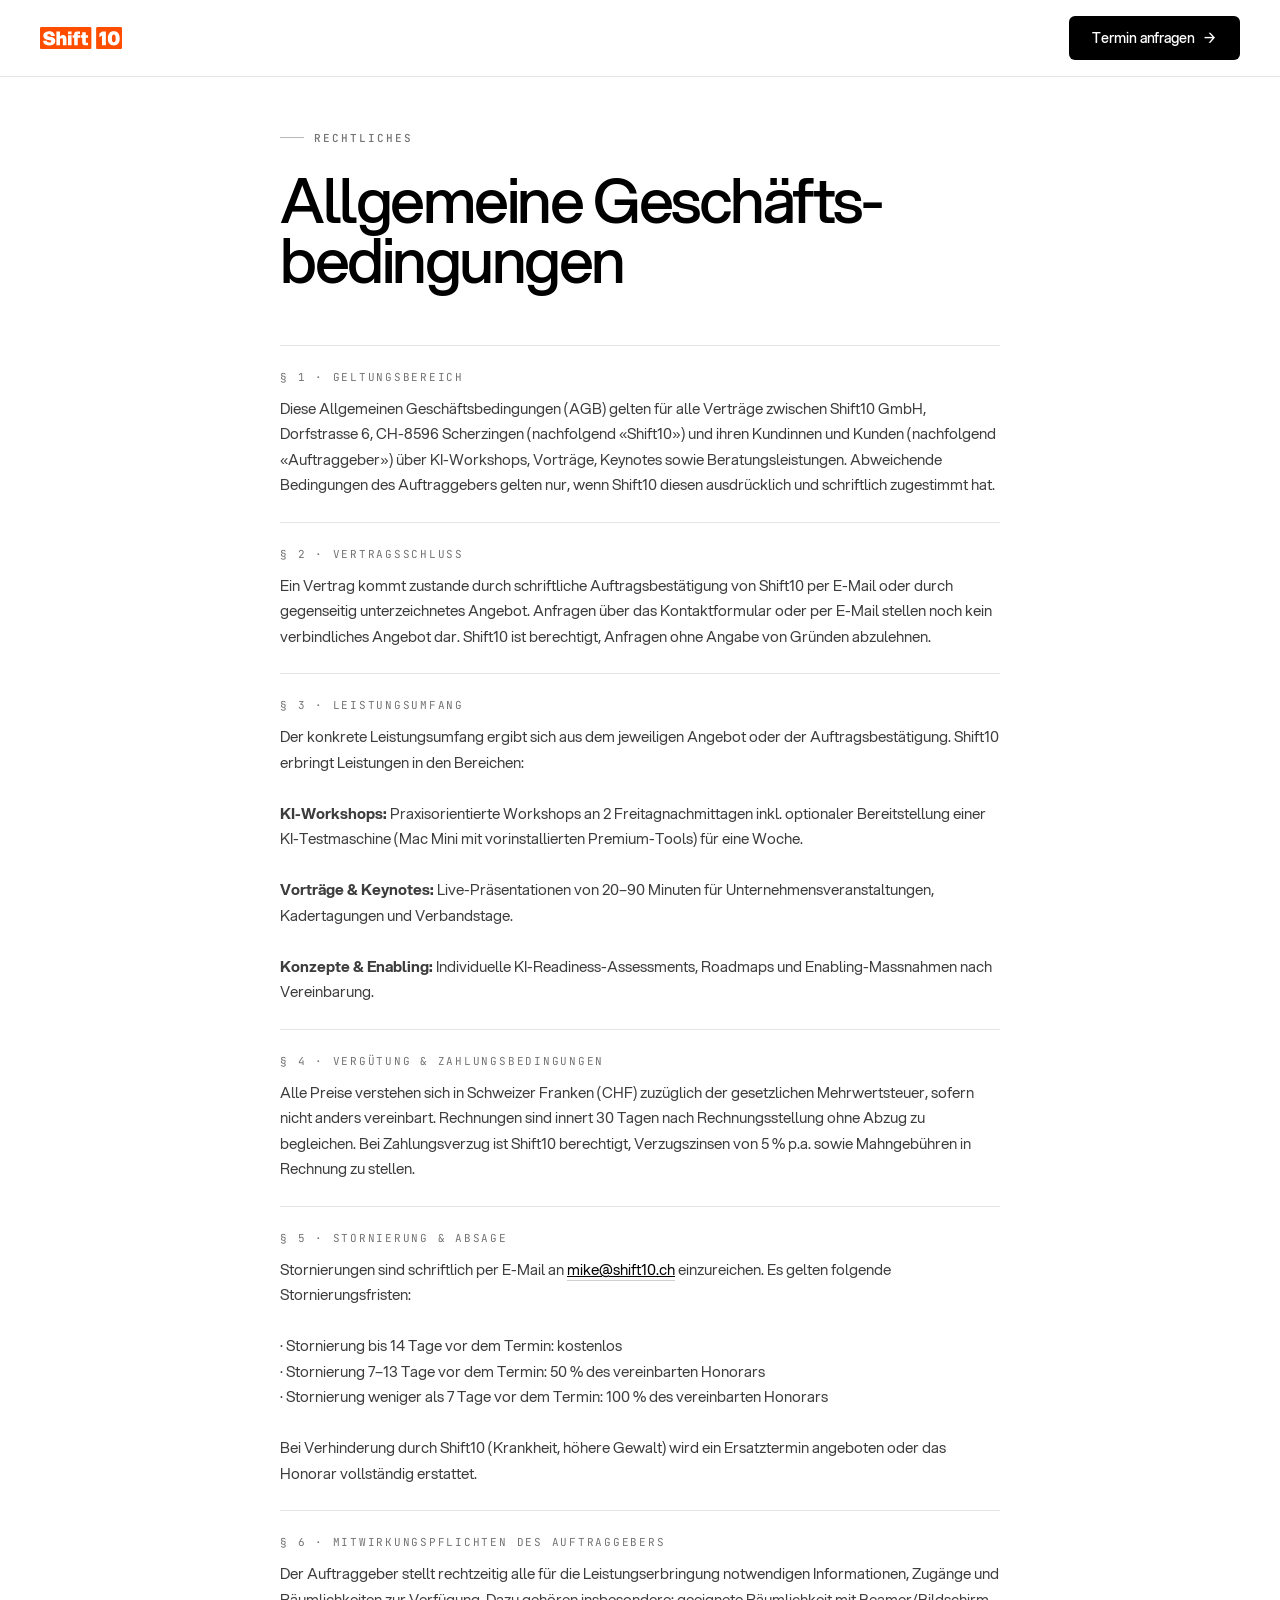
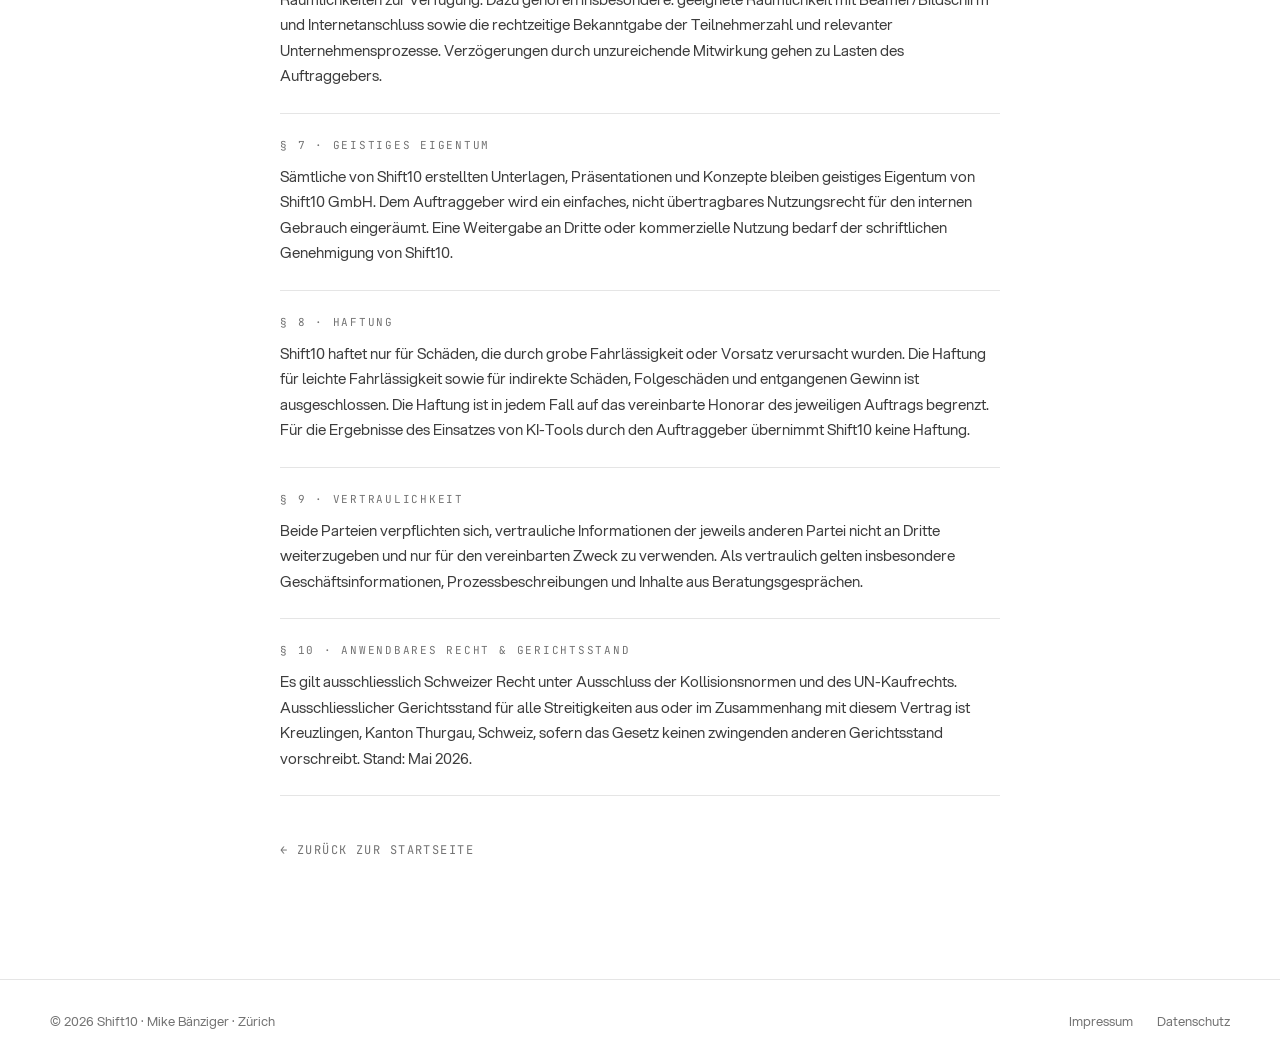
<file: agb.html>
<!doctype html>
<html lang="de">
  <head>
    <meta charset="UTF-8" />
    <meta name="viewport" content="width=device-width, initial-scale=1.0" />
    <title>AGB — Shift10</title>
    <meta name="robots" content="noindex, follow">
    <link rel="canonical" href="https://shift10.ch/agb.html">
    <link rel="icon" type="image/svg+xml" href="assets/favicon.svg" />
    <link rel="stylesheet" href="colors_and_type.css" />
    <link rel="stylesheet" href="styles.css" />
  </head>
  <body>
    <!-- Nav -->
    <header class="nav" style="background: var(--color-white); border-bottom: 1px solid var(--color-neutral-200);">
      <a href="/" class="logo" style="text-decoration: none;">
        <img src="assets/logo.svg" alt="Shift10" style="height: 22px; display: block;" />
      </a>
      <a href="/#kontakt" class="btn btn--primary" style="margin-left: auto;">
        Termin anfragen <span class="btn-arrow">→</span>
      </a>
    </header>

    <main>
      <section class="section" style="min-height: 70vh;">
        <div class="container" style="max-width: 720px;">
          <span class="eyebrow">Rechtliches</span>
          <h1 class="display display--md" style="margin-top: 24px; font-weight: 500;">
            Allgemeine Geschäfts&shy;bedingungen
          </h1>

          <div style="margin-top: 56px; display: flex; flex-direction: column; gap: 0;">

            <div style="padding: 24px 0; border-top: 1px solid var(--color-neutral-200);">
              <div class="mono" style="font-size: 11px; letter-spacing: 0.16em; text-transform: uppercase; color: var(--color-neutral-500); margin-bottom: 12px;">§ 1 · Geltungsbereich</div>
              <div style="font-size: 15px; line-height: 1.7; color: var(--color-neutral-700);">
                Diese Allgemeinen Geschäftsbedingungen (AGB) gelten für alle Verträge zwischen Shift10 GmbH, Dorfstrasse 6, CH-8596 Scherzingen (nachfolgend «Shift10») und ihren Kundinnen und Kunden (nachfolgend «Auftraggeber») über KI-Workshops, Vorträge, Keynotes sowie Beratungsleistungen. Abweichende Bedingungen des Auftraggebers gelten nur, wenn Shift10 diesen ausdrücklich und schriftlich zugestimmt hat.
              </div>
            </div>

            <div style="padding: 24px 0; border-top: 1px solid var(--color-neutral-200);">
              <div class="mono" style="font-size: 11px; letter-spacing: 0.16em; text-transform: uppercase; color: var(--color-neutral-500); margin-bottom: 12px;">§ 2 · Vertragsschluss</div>
              <div style="font-size: 15px; line-height: 1.7; color: var(--color-neutral-700);">
                Ein Vertrag kommt zustande durch schriftliche Auftragsbestätigung von Shift10 per E-Mail oder durch gegenseitig unterzeichnetes Angebot. Anfragen über das Kontaktformular oder per E-Mail stellen noch kein verbindliches Angebot dar. Shift10 ist berechtigt, Anfragen ohne Angabe von Gründen abzulehnen.
              </div>
            </div>

            <div style="padding: 24px 0; border-top: 1px solid var(--color-neutral-200);">
              <div class="mono" style="font-size: 11px; letter-spacing: 0.16em; text-transform: uppercase; color: var(--color-neutral-500); margin-bottom: 12px;">§ 3 · Leistungsumfang</div>
              <div style="font-size: 15px; line-height: 1.7; color: var(--color-neutral-700);">
                Der konkrete Leistungsumfang ergibt sich aus dem jeweiligen Angebot oder der Auftragsbestätigung. Shift10 erbringt Leistungen in den Bereichen:<br /><br />
                <strong>KI-Workshops:</strong> Praxisorientierte Workshops an 2 Freitagnachmittagen inkl. optionaler Bereitstellung einer KI-Testmaschine (Mac Mini mit vorinstallierten Premium-Tools) für eine Woche.<br /><br />
                <strong>Vorträge &amp; Keynotes:</strong> Live-Präsentationen von 20–90 Minuten für Unternehmensveranstaltungen, Kadertagungen und Verbandstage.<br /><br />
                <strong>Konzepte &amp; Enabling:</strong> Individuelle KI-Readiness-Assessments, Roadmaps und Enabling-Massnahmen nach Vereinbarung.
              </div>
            </div>

            <div style="padding: 24px 0; border-top: 1px solid var(--color-neutral-200);">
              <div class="mono" style="font-size: 11px; letter-spacing: 0.16em; text-transform: uppercase; color: var(--color-neutral-500); margin-bottom: 12px;">§ 4 · Vergütung & Zahlungsbedingungen</div>
              <div style="font-size: 15px; line-height: 1.7; color: var(--color-neutral-700);">
                Alle Preise verstehen sich in Schweizer Franken (CHF) zuzüglich der gesetzlichen Mehrwertsteuer, sofern nicht anders vereinbart. Rechnungen sind innert 30 Tagen nach Rechnungsstellung ohne Abzug zu begleichen. Bei Zahlungsverzug ist Shift10 berechtigt, Verzugszinsen von 5 % p.a. sowie Mahngebühren in Rechnung zu stellen.
              </div>
            </div>

            <div style="padding: 24px 0; border-top: 1px solid var(--color-neutral-200);">
              <div class="mono" style="font-size: 11px; letter-spacing: 0.16em; text-transform: uppercase; color: var(--color-neutral-500); margin-bottom: 12px;">§ 5 · Stornierung & Absage</div>
              <div style="font-size: 15px; line-height: 1.7; color: var(--color-neutral-700);">
                Stornierungen sind schriftlich per E-Mail an <a href="mailto:mike@shift10.ch" style="color: var(--color-black); border-bottom: 1px solid var(--color-neutral-300);">mike@shift10.ch</a> einzureichen. Es gelten folgende Stornierungsfristen:<br /><br />
                · Stornierung bis 14 Tage vor dem Termin: kostenlos<br />
                · Stornierung 7–13 Tage vor dem Termin: 50 % des vereinbarten Honorars<br />
                · Stornierung weniger als 7 Tage vor dem Termin: 100 % des vereinbarten Honorars<br /><br />
                Bei Verhinderung durch Shift10 (Krankheit, höhere Gewalt) wird ein Ersatztermin angeboten oder das Honorar vollständig erstattet.
              </div>
            </div>

            <div style="padding: 24px 0; border-top: 1px solid var(--color-neutral-200);">
              <div class="mono" style="font-size: 11px; letter-spacing: 0.16em; text-transform: uppercase; color: var(--color-neutral-500); margin-bottom: 12px;">§ 6 · Mitwirkungspflichten des Auftraggebers</div>
              <div style="font-size: 15px; line-height: 1.7; color: var(--color-neutral-700);">
                Der Auftraggeber stellt rechtzeitig alle für die Leistungserbringung notwendigen Informationen, Zugänge und Räumlichkeiten zur Verfügung. Dazu gehören insbesondere: geeignete Räumlichkeit mit Beamer/Bildschirm und Internetanschluss sowie die rechtzeitige Bekanntgabe der Teilnehmerzahl und relevanter Unternehmensprozesse. Verzögerungen durch unzureichende Mitwirkung gehen zu Lasten des Auftraggebers.
              </div>
            </div>

            <div style="padding: 24px 0; border-top: 1px solid var(--color-neutral-200);">
              <div class="mono" style="font-size: 11px; letter-spacing: 0.16em; text-transform: uppercase; color: var(--color-neutral-500); margin-bottom: 12px;">§ 7 · Geistiges Eigentum</div>
              <div style="font-size: 15px; line-height: 1.7; color: var(--color-neutral-700);">
                Sämtliche von Shift10 erstellten Unterlagen, Präsentationen und Konzepte bleiben geistiges Eigentum von Shift10 GmbH. Dem Auftraggeber wird ein einfaches, nicht übertragbares Nutzungsrecht für den internen Gebrauch eingeräumt. Eine Weitergabe an Dritte oder kommerzielle Nutzung bedarf der schriftlichen Genehmigung von Shift10.
              </div>
            </div>

            <div style="padding: 24px 0; border-top: 1px solid var(--color-neutral-200);">
              <div class="mono" style="font-size: 11px; letter-spacing: 0.16em; text-transform: uppercase; color: var(--color-neutral-500); margin-bottom: 12px;">§ 8 · Haftung</div>
              <div style="font-size: 15px; line-height: 1.7; color: var(--color-neutral-700);">
                Shift10 haftet nur für Schäden, die durch grobe Fahrlässigkeit oder Vorsatz verursacht wurden. Die Haftung für leichte Fahrlässigkeit sowie für indirekte Schäden, Folgeschäden und entgangenen Gewinn ist ausgeschlossen. Die Haftung ist in jedem Fall auf das vereinbarte Honorar des jeweiligen Auftrags begrenzt. Für die Ergebnisse des Einsatzes von KI-Tools durch den Auftraggeber übernimmt Shift10 keine Haftung.
              </div>
            </div>

            <div style="padding: 24px 0; border-top: 1px solid var(--color-neutral-200);">
              <div class="mono" style="font-size: 11px; letter-spacing: 0.16em; text-transform: uppercase; color: var(--color-neutral-500); margin-bottom: 12px;">§ 9 · Vertraulichkeit</div>
              <div style="font-size: 15px; line-height: 1.7; color: var(--color-neutral-700);">
                Beide Parteien verpflichten sich, vertrauliche Informationen der jeweils anderen Partei nicht an Dritte weiterzugeben und nur für den vereinbarten Zweck zu verwenden. Als vertraulich gelten insbesondere Geschäftsinformationen, Prozessbeschreibungen und Inhalte aus Beratungsgesprächen.
              </div>
            </div>

            <div style="padding: 24px 0; border-top: 1px solid var(--color-neutral-200); border-bottom: 1px solid var(--color-neutral-200);">
              <div class="mono" style="font-size: 11px; letter-spacing: 0.16em; text-transform: uppercase; color: var(--color-neutral-500); margin-bottom: 12px;">§ 10 · Anwendbares Recht & Gerichtsstand</div>
              <div style="font-size: 15px; line-height: 1.7; color: var(--color-neutral-700);">
                Es gilt ausschliesslich Schweizer Recht unter Ausschluss der Kollisionsnormen und des UN-Kaufrechts. Ausschliesslicher Gerichtsstand für alle Streitigkeiten aus oder im Zusammenhang mit diesem Vertrag ist Kreuzlingen, Kanton Thurgau, Schweiz, sofern das Gesetz keinen zwingenden anderen Gerichtsstand vorschreibt. Stand: Mai 2026.
              </div>
            </div>

          </div>

          <div style="margin-top: 40px;">
            <a href="/" style="font-family: var(--font-mono); font-size: 12px; letter-spacing: 0.12em; text-transform: uppercase; color: var(--color-neutral-500); text-decoration: none;">
              ← Zurück zur Startseite
            </a>
          </div>
        </div>
      </section>
    </main>

    <!-- Footer -->
    <footer style="border-top: 1px solid var(--color-neutral-200); padding: 32px 0;">
      <div class="container" style="display: flex; justify-content: space-between; align-items: center; flex-wrap: wrap; gap: 16px;">
        <span style="font-size: 13px; color: var(--color-neutral-500);">© 2026 Shift10 · Mike Bänziger · Zürich</span>
        <div style="display: flex; gap: 24px;">
          <a href="impressum.html" style="font-size: 13px; color: var(--color-neutral-500); text-decoration: none;">Impressum</a>
          <a href="datenschutz.html" style="font-size: 13px; color: var(--color-neutral-500); text-decoration: none;">Datenschutz</a>
        </div>
      </div>
    </footer>
  </body>
</html>
</file>
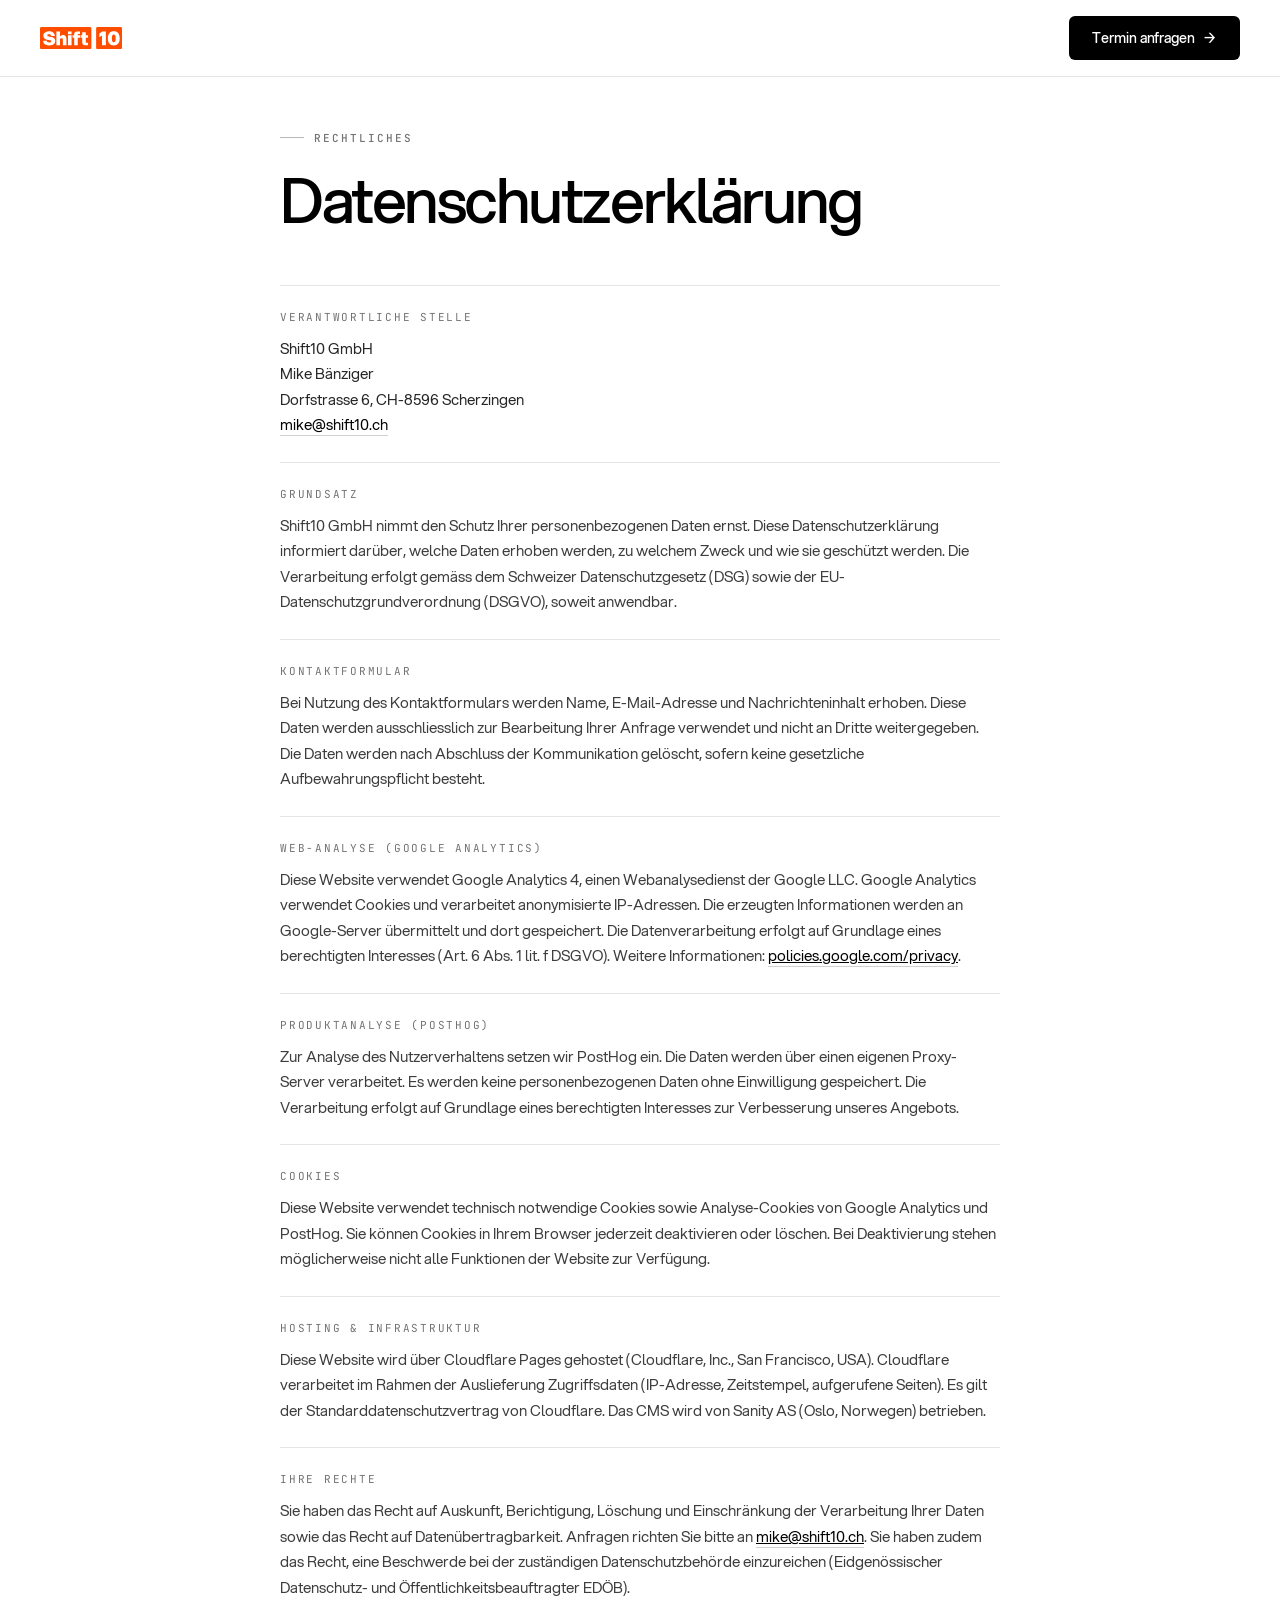
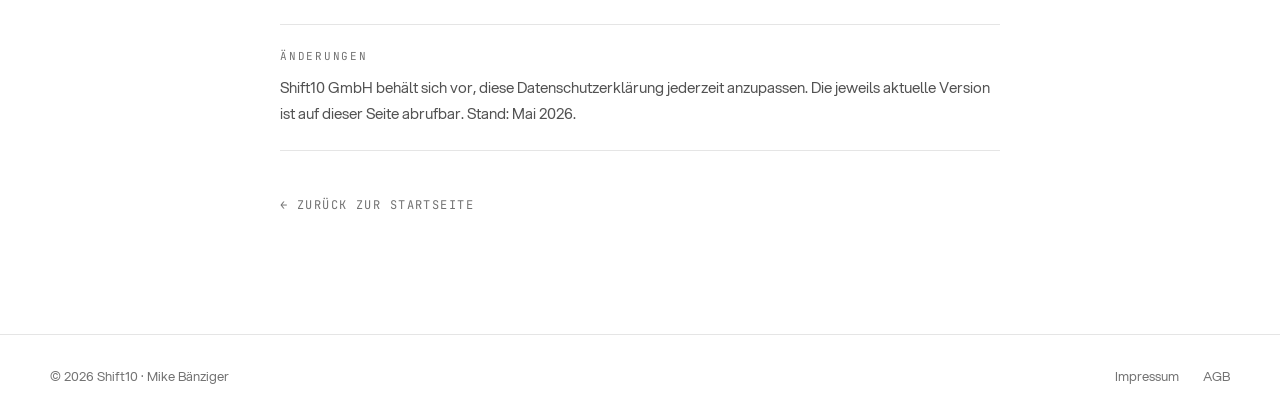
<file: datenschutz.html>
<!doctype html>
<html lang="de">
  <head>
    <meta charset="UTF-8" />
    <meta name="viewport" content="width=device-width, initial-scale=1.0" />
    <title>Datenschutzerklärung — Shift10</title>
    <meta name="robots" content="noindex, follow">
    <link rel="canonical" href="https://shift10.ch/datenschutz.html">
    <link rel="icon" type="image/svg+xml" href="assets/favicon.svg" />
    <link rel="stylesheet" href="colors_and_type.css" />
    <link rel="stylesheet" href="styles.css" />
  </head>
  <body>
    <!-- Nav -->
    <header class="nav" style="background: var(--color-white); border-bottom: 1px solid var(--color-neutral-200);">
      <a href="/" class="logo" style="text-decoration: none;">
        <img src="assets/logo.svg" alt="Shift10" style="height: 22px; display: block;" />
      </a>
      <a href="/#kontakt" class="btn btn--primary" style="margin-left: auto;">
        Termin anfragen <span class="btn-arrow">→</span>
      </a>
    </header>

    <main>
      <section class="section" style="min-height: 70vh;">
        <div class="container" style="max-width: 720px;">
          <span class="eyebrow">Rechtliches</span>
          <h1 class="display display--md" style="margin-top: 24px; font-weight: 500;">
            Datenschutz&shy;erklärung
          </h1>

          <div style="margin-top: 56px; display: flex; flex-direction: column; gap: 0;">

            <div style="padding: 24px 0; border-top: 1px solid var(--color-neutral-200);">
              <div class="mono" style="font-size: 11px; letter-spacing: 0.16em; text-transform: uppercase; color: var(--color-neutral-500); margin-bottom: 12px;">Verantwortliche Stelle</div>
              <div style="font-size: 15px; line-height: 1.7; color: var(--color-neutral-800);">
                Shift10 GmbH<br />
                Mike Bänziger<br />
                Dorfstrasse 6, CH-8596 Scherzingen<br />
                <a href="mailto:mike@shift10.ch" style="color: var(--color-black); text-decoration: none; border-bottom: 1px solid var(--color-neutral-300);">mike@shift10.ch</a>
              </div>
            </div>

            <div style="padding: 24px 0; border-top: 1px solid var(--color-neutral-200);">
              <div class="mono" style="font-size: 11px; letter-spacing: 0.16em; text-transform: uppercase; color: var(--color-neutral-500); margin-bottom: 12px;">Grundsatz</div>
              <div style="font-size: 15px; line-height: 1.7; color: var(--color-neutral-700);">
                Shift10 GmbH nimmt den Schutz Ihrer personenbezogenen Daten ernst. Diese Datenschutzerklärung informiert darüber, welche Daten erhoben werden, zu welchem Zweck und wie sie geschützt werden. Die Verarbeitung erfolgt gemäss dem Schweizer Datenschutzgesetz (DSG) sowie der EU-Datenschutzgrundverordnung (DSGVO), soweit anwendbar.
              </div>
            </div>

            <div style="padding: 24px 0; border-top: 1px solid var(--color-neutral-200);">
              <div class="mono" style="font-size: 11px; letter-spacing: 0.16em; text-transform: uppercase; color: var(--color-neutral-500); margin-bottom: 12px;">Kontaktformular</div>
              <div style="font-size: 15px; line-height: 1.7; color: var(--color-neutral-700);">
                Bei Nutzung des Kontaktformulars werden Name, E-Mail-Adresse und Nachrichteninhalt erhoben. Diese Daten werden ausschliesslich zur Bearbeitung Ihrer Anfrage verwendet und nicht an Dritte weitergegeben. Die Daten werden nach Abschluss der Kommunikation gelöscht, sofern keine gesetzliche Aufbewahrungspflicht besteht.
              </div>
            </div>

            <div style="padding: 24px 0; border-top: 1px solid var(--color-neutral-200);">
              <div class="mono" style="font-size: 11px; letter-spacing: 0.16em; text-transform: uppercase; color: var(--color-neutral-500); margin-bottom: 12px;">Web-Analyse (Google Analytics)</div>
              <div style="font-size: 15px; line-height: 1.7; color: var(--color-neutral-700);">
                Diese Website verwendet Google Analytics 4, einen Webanalysedienst der Google LLC. Google Analytics verwendet Cookies und verarbeitet anonymisierte IP-Adressen. Die erzeugten Informationen werden an Google-Server übermittelt und dort gespeichert. Die Datenverarbeitung erfolgt auf Grundlage eines berechtigten Interesses (Art. 6 Abs. 1 lit. f DSGVO). Weitere Informationen: <a href="https://policies.google.com/privacy" target="_blank" rel="noopener" style="color: var(--color-black); border-bottom: 1px solid var(--color-neutral-300);">policies.google.com/privacy</a>.
              </div>
            </div>

            <div style="padding: 24px 0; border-top: 1px solid var(--color-neutral-200);">
              <div class="mono" style="font-size: 11px; letter-spacing: 0.16em; text-transform: uppercase; color: var(--color-neutral-500); margin-bottom: 12px;">Produktanalyse (PostHog)</div>
              <div style="font-size: 15px; line-height: 1.7; color: var(--color-neutral-700);">
                Zur Analyse des Nutzerverhaltens setzen wir PostHog ein. Die Daten werden über einen eigenen Proxy-Server verarbeitet. Es werden keine personenbezogenen Daten ohne Einwilligung gespeichert. Die Verarbeitung erfolgt auf Grundlage eines berechtigten Interesses zur Verbesserung unseres Angebots.
              </div>
            </div>

            <div style="padding: 24px 0; border-top: 1px solid var(--color-neutral-200);">
              <div class="mono" style="font-size: 11px; letter-spacing: 0.16em; text-transform: uppercase; color: var(--color-neutral-500); margin-bottom: 12px;">Cookies</div>
              <div style="font-size: 15px; line-height: 1.7; color: var(--color-neutral-700);">
                Diese Website verwendet technisch notwendige Cookies sowie Analyse-Cookies von Google Analytics und PostHog. Sie können Cookies in Ihrem Browser jederzeit deaktivieren oder löschen. Bei Deaktivierung stehen möglicherweise nicht alle Funktionen der Website zur Verfügung.
              </div>
            </div>

            <div style="padding: 24px 0; border-top: 1px solid var(--color-neutral-200);">
              <div class="mono" style="font-size: 11px; letter-spacing: 0.16em; text-transform: uppercase; color: var(--color-neutral-500); margin-bottom: 12px;">Hosting & Infrastruktur</div>
              <div style="font-size: 15px; line-height: 1.7; color: var(--color-neutral-700);">
                Diese Website wird über Cloudflare Pages gehostet (Cloudflare, Inc., San Francisco, USA). Cloudflare verarbeitet im Rahmen der Auslieferung Zugriffsdaten (IP-Adresse, Zeitstempel, aufgerufene Seiten). Es gilt der Standarddatenschutzvertrag von Cloudflare. Das CMS wird von Sanity AS (Oslo, Norwegen) betrieben.
              </div>
            </div>

            <div style="padding: 24px 0; border-top: 1px solid var(--color-neutral-200);">
              <div class="mono" style="font-size: 11px; letter-spacing: 0.16em; text-transform: uppercase; color: var(--color-neutral-500); margin-bottom: 12px;">Ihre Rechte</div>
              <div style="font-size: 15px; line-height: 1.7; color: var(--color-neutral-700);">
                Sie haben das Recht auf Auskunft, Berichtigung, Löschung und Einschränkung der Verarbeitung Ihrer Daten sowie das Recht auf Datenübertragbarkeit. Anfragen richten Sie bitte an <a href="mailto:mike@shift10.ch" style="color: var(--color-black); border-bottom: 1px solid var(--color-neutral-300);">mike@shift10.ch</a>. Sie haben zudem das Recht, eine Beschwerde bei der zuständigen Datenschutzbehörde einzureichen (Eidgenössischer Datenschutz- und Öffentlichkeitsbeauftragter EDÖB).
              </div>
            </div>

            <div style="padding: 24px 0; border-top: 1px solid var(--color-neutral-200); border-bottom: 1px solid var(--color-neutral-200);">
              <div class="mono" style="font-size: 11px; letter-spacing: 0.16em; text-transform: uppercase; color: var(--color-neutral-500); margin-bottom: 12px;">Änderungen</div>
              <div style="font-size: 15px; line-height: 1.7; color: var(--color-neutral-600);">
                Shift10 GmbH behält sich vor, diese Datenschutzerklärung jederzeit anzupassen. Die jeweils aktuelle Version ist auf dieser Seite abrufbar. Stand: Mai 2026.
              </div>
            </div>

          </div>

          <div style="margin-top: 40px;">
            <a href="/" style="font-family: var(--font-mono); font-size: 12px; letter-spacing: 0.12em; text-transform: uppercase; color: var(--color-neutral-500); text-decoration: none;">
              ← Zurück zur Startseite
            </a>
          </div>
        </div>
      </section>
    </main>

    <!-- Footer -->
    <footer style="border-top: 1px solid var(--color-neutral-200); padding: 32px 0;">
      <div class="container" style="display: flex; justify-content: space-between; align-items: center; flex-wrap: wrap; gap: 16px;">
        <span style="font-size: 13px; color: var(--color-neutral-500);">© 2026 Shift10 · Mike Bänziger</span>
        <div style="display: flex; gap: 24px;">
          <a href="impressum.html" style="font-size: 13px; color: var(--color-neutral-500); text-decoration: none;">Impressum</a>
          <a href="agb.html" style="font-size: 13px; color: var(--color-neutral-500); text-decoration: none;">AGB</a>
        </div>
      </div>
    </footer>
  </body>
</html>
</file>
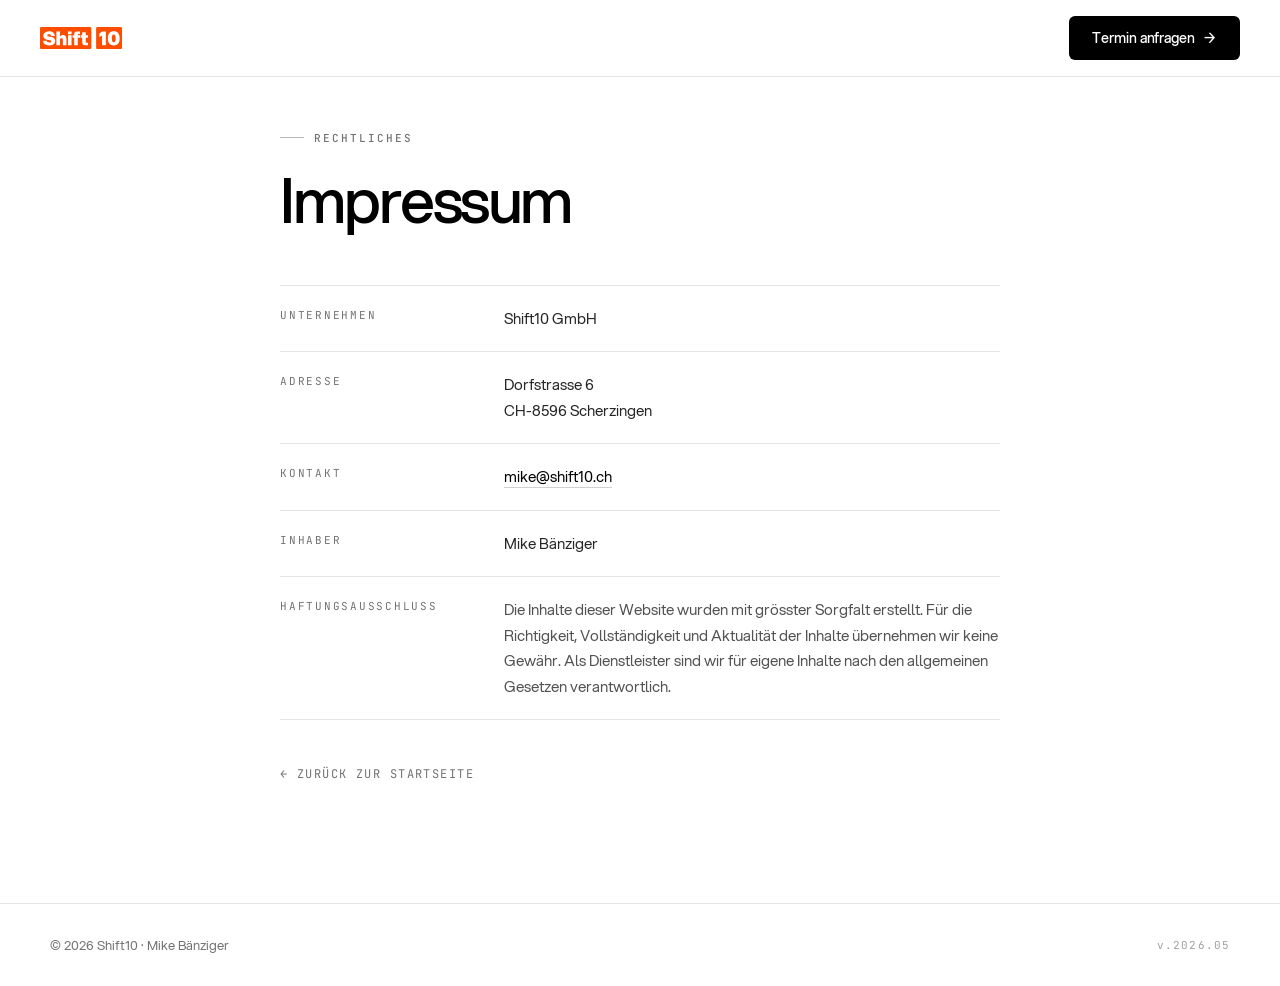
<file: impressum.html>
<!doctype html>
<html lang="de">
  <head>
    <meta charset="UTF-8" />
    <meta name="viewport" content="width=device-width, initial-scale=1.0" />
    <title>Impressum — Shift10</title>
    <meta name="robots" content="noindex, follow">
    <link rel="canonical" href="https://shift10.ch/impressum.html">
    <link rel="icon" type="image/svg+xml" href="assets/favicon.svg" />
    <link rel="stylesheet" href="colors_and_type.css" />
    <link rel="stylesheet" href="styles.css" />
  </head>
  <body>
    <!-- Nav -->
    <header class="nav" style="background: var(--color-white); border-bottom: 1px solid var(--color-neutral-200);">
      <a href="/" class="logo" style="text-decoration: none;">
        <img src="assets/logo.svg" alt="Shift10" style="height: 22px; display: block;" />
      </a>
      <a href="/#kontakt" class="btn btn--primary" style="margin-left: auto;">
        Termin anfragen <span class="btn-arrow">→</span>
      </a>
    </header>

    <main>
      <section class="section" style="min-height: 70vh;">
        <div class="container" style="max-width: 720px;">
          <span class="eyebrow">Rechtliches</span>
          <h1 class="display display--md" style="margin-top: 24px; font-weight: 500;">
            Impressum
          </h1>

          <div style="margin-top: 56px; display: flex; flex-direction: column; gap: 0;">

            <div style="display: grid; grid-template-columns: 200px 1fr; gap: 24px; padding: 20px 0; border-top: 1px solid var(--color-neutral-200);">
              <span class="mono" style="font-size: 11px; letter-spacing: 0.16em; text-transform: uppercase; color: var(--color-neutral-500); padding-top: 2px;">Unternehmen</span>
              <div style="font-size: 15px; line-height: 1.7; color: var(--color-neutral-800);">
                Shift10 GmbH
              </div>
            </div>

            <div style="display: grid; grid-template-columns: 200px 1fr; gap: 24px; padding: 20px 0; border-top: 1px solid var(--color-neutral-200);">
              <span class="mono" style="font-size: 11px; letter-spacing: 0.16em; text-transform: uppercase; color: var(--color-neutral-500); padding-top: 2px;">Adresse</span>
              <div style="font-size: 15px; line-height: 1.7; color: var(--color-neutral-800);">
                Dorfstrasse 6<br />
                CH-8596 Scherzingen
              </div>
            </div>

            <div style="display: grid; grid-template-columns: 200px 1fr; gap: 24px; padding: 20px 0; border-top: 1px solid var(--color-neutral-200);">
              <span class="mono" style="font-size: 11px; letter-spacing: 0.16em; text-transform: uppercase; color: var(--color-neutral-500); padding-top: 2px;">Kontakt</span>
              <div style="font-size: 15px; line-height: 1.7; color: var(--color-neutral-800);">
                <a href="mailto:mike@shift10.ch" style="color: var(--color-black); text-decoration: none; border-bottom: 1px solid var(--color-neutral-300);">mike@shift10.ch</a>
              </div>
            </div>

            <div style="display: grid; grid-template-columns: 200px 1fr; gap: 24px; padding: 20px 0; border-top: 1px solid var(--color-neutral-200);">
              <span class="mono" style="font-size: 11px; letter-spacing: 0.16em; text-transform: uppercase; color: var(--color-neutral-500); padding-top: 2px;">Inhaber</span>
              <div style="font-size: 15px; line-height: 1.7; color: var(--color-neutral-800);">
                Mike Bänziger
              </div>
            </div>

            <div style="display: grid; grid-template-columns: 200px 1fr; gap: 24px; padding: 20px 0; border-top: 1px solid var(--color-neutral-200); border-bottom: 1px solid var(--color-neutral-200);">
              <span class="mono" style="font-size: 11px; letter-spacing: 0.16em; text-transform: uppercase; color: var(--color-neutral-500); padding-top: 2px;">Haftungsausschluss</span>
              <div style="font-size: 15px; line-height: 1.7; color: var(--color-neutral-600);">
                Die Inhalte dieser Website wurden mit grösster Sorgfalt erstellt. Für die Richtigkeit, Vollständigkeit und Aktualität der Inhalte übernehmen wir keine Gewähr. Als Dienstleister sind wir für eigene Inhalte nach den allgemeinen Gesetzen verantwortlich.
              </div>
            </div>

          </div>

          <div style="margin-top: 40px;">
            <a href="/" style="font-family: var(--font-mono); font-size: 12px; letter-spacing: 0.12em; text-transform: uppercase; color: var(--color-neutral-500); text-decoration: none;">
              ← Zurück zur Startseite
            </a>
          </div>
        </div>
      </section>
    </main>

    <!-- Footer -->
    <footer style="border-top: 1px solid var(--color-neutral-200); padding: 32px 0;">
      <div class="container" style="display: flex; justify-content: space-between; align-items: center; flex-wrap: wrap; gap: 16px;">
        <span style="font-size: 13px; color: var(--color-neutral-500);">© 2026 Shift10 · Mike Bänziger</span>
        <span class="mono" style="font-size: 11px; color: var(--color-neutral-400); letter-spacing: 0.1em;">v.2026.05</span>
      </div>
    </footer>
  </body>
</html>
</file>
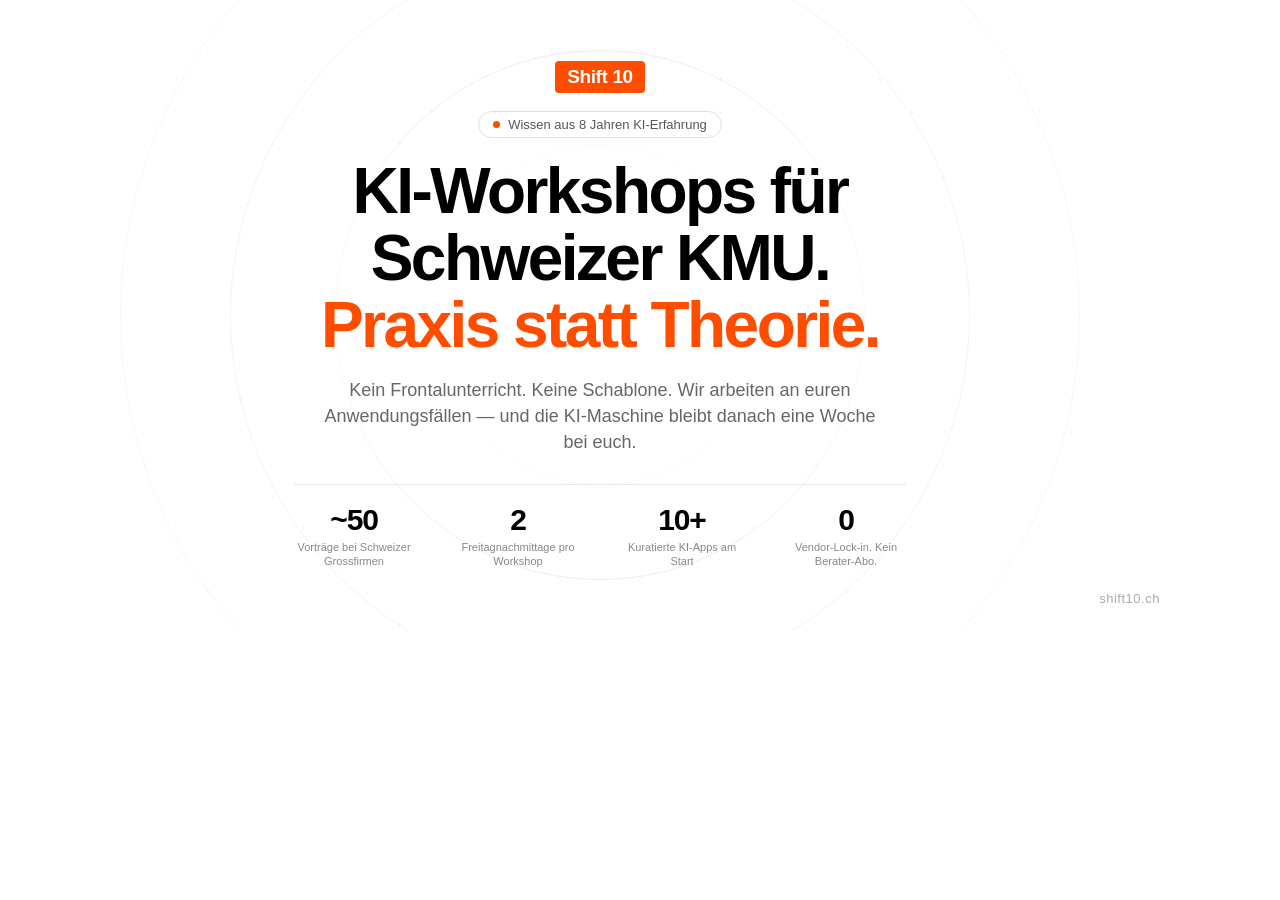
<file: og-image.html>
<!DOCTYPE html>
<html lang="de">
<head>
<meta charset="UTF-8">
<meta name="viewport" content="width=1200">
<style>
  * { margin: 0; padding: 0; box-sizing: border-box; }
  html, body { width: 1200px; height: 630px; overflow: hidden; background: #fff; }
  body {
    font-family: -apple-system, BlinkMacSystemFont, 'Helvetica Neue', sans-serif;
    display: flex;
    align-items: center;
    justify-content: center;
    position: relative;
  }

  .bg-grid {
    position: absolute;
    inset: 0;
    background-image: radial-gradient(circle, #e0e0e0 1px, transparent 1px);
    background-size: 32px 32px;
    opacity: 0.5;
  }

  /* Orbit rings */
  .rings {
    position: absolute;
    left: 50%; top: 50%;
    width: 0; height: 0;
    pointer-events: none;
  }
  .ring {
    position: absolute;
    border-radius: 50%;
    border: 1px solid rgba(0,0,0,0.10);
    transform: translate(-50%, -50%);
  }

  .content {
    position: relative;
    z-index: 2;
    text-align: center;
    display: flex;
    flex-direction: column;
    align-items: center;
    gap: 0;
  }

  /* Glow behind text */
  .glow {
    position: absolute;
    left: 50%; top: 50%;
    transform: translate(-50%, -50%);
    width: 640px;
    height: 420px;
    background: radial-gradient(ellipse at center, rgba(255,255,255,1) 30%, rgba(255,255,255,0.88) 55%, transparent 78%);
    z-index: 1;
    pointer-events: none;
  }

  .logo-wrap {
    display: flex;
    align-items: center;
    gap: 10px;
    margin-bottom: 18px;
  }
  .logo-box {
    background: #FF4D00;
    color: #fff;
    font-size: 19px;
    font-weight: 800;
    padding: 5px 12px;
    letter-spacing: -0.02em;
    border-radius: 4px;
  }

  .chip {
    display: inline-flex;
    align-items: center;
    gap: 8px;
    border: 1px solid #e0e0e0;
    border-radius: 999px;
    padding: 5px 14px;
    font-size: 13px;
    color: #555;
    margin-bottom: 20px;
  }
  .chip-dot {
    width: 7px; height: 7px;
    background: #FF4D00;
    border-radius: 50%;
    flex-shrink: 0;
  }

  h1 {
    font-size: 64px;
    font-weight: 800;
    letter-spacing: -0.04em;
    line-height: 1.05;
    color: #000;
    margin-bottom: 18px;
  }
  h1 em {
    font-style: normal;
    color: #FF4D00;
    font-weight: 700;
  }

  .sub {
    font-size: 18px;
    color: #666;
    max-width: 560px;
    line-height: 1.45;
    margin-bottom: 24px;
  }

  .stats {
    display: flex;
    gap: 44px;
    border-top: 1px solid #e8e8e8;
    padding-top: 20px;
    margin-top: 4px;
  }
  .stat-num {
    font-size: 30px;
    font-weight: 800;
    letter-spacing: -0.04em;
    color: #000;
    line-height: 1;
  }
  .stat-label {
    font-size: 11px;
    color: #888;
    margin-top: 5px;
    max-width: 120px;
    line-height: 1.35;
  }

  .url {
    position: absolute;
    bottom: 24px;
    right: 40px;
    font-size: 13px;
    color: #aaa;
    letter-spacing: 0.04em;
  }
</style>
</head>
<body>
<div class="bg-grid"></div>

<!-- Orbit rings -->
<div class="rings">
  <div class="ring" style="width:340px;height:340px;"></div>
  <div class="ring" style="width:530px;height:530px;border-color:rgba(0,0,0,0.07);"></div>
  <div class="ring" style="width:740px;height:740px;border-color:rgba(0,0,0,0.05);"></div>
  <div class="ring" style="width:960px;height:960px;border-color:rgba(0,0,0,0.03);"></div>
</div>

<div class="glow"></div>

<div class="content">
  <div class="logo-wrap">
    <div class="logo-box">Shift 10</div>
  </div>

  <div class="chip">
    <span class="chip-dot"></span>
    Wissen aus 8 Jahren KI-Erfahrung
  </div>

  <h1>KI-Workshops für<br>Schweizer KMU.<br><em>Praxis statt Theorie.</em></h1>

  <p class="sub">Kein Frontalunterricht. Keine Schablone. Wir arbeiten an euren Anwendungsfällen — und die KI-Maschine bleibt danach eine Woche bei euch.</p>

  <div class="stats">
    <div>
      <div class="stat-num">~50</div>
      <div class="stat-label">Vorträge bei Schweizer Grossfirmen</div>
    </div>
    <div>
      <div class="stat-num">2</div>
      <div class="stat-label">Freitagnachmittage pro Workshop</div>
    </div>
    <div>
      <div class="stat-num">10+</div>
      <div class="stat-label">Kuratierte KI-Apps am Start</div>
    </div>
    <div>
      <div class="stat-num">0</div>
      <div class="stat-label">Vendor-Lock-in. Kein Berater-Abo.</div>
    </div>
  </div>
</div>

<div class="url">shift10.ch</div>
</body>
</html>
</file>
<file: colors_and_type.css>
/* ============================================================
   SHIFT10 DESIGN SYSTEM — CSS Custom Properties
   Pure black & white, modern, AI-inspired
   ============================================================ */

@import url('https://fonts.googleapis.com/css2?family=JetBrains+Mono:wght@300;400;500&display=swap');

/* ---- ASPEKTA — Brand display & body font (variable weight 50–1000) ---- */
@font-face { font-family: 'Aspekta'; font-weight: 50;   font-style: normal; src: url('fonts/Aspekta-50.ttf')   format('truetype'); font-display: swap; }
@font-face { font-family: 'Aspekta'; font-weight: 100;  font-style: normal; src: url('fonts/Aspekta-100.ttf')  format('truetype'); font-display: swap; }
@font-face { font-family: 'Aspekta'; font-weight: 150;  font-style: normal; src: url('fonts/Aspekta-150.ttf')  format('truetype'); font-display: swap; }
@font-face { font-family: 'Aspekta'; font-weight: 200;  font-style: normal; src: url('fonts/Aspekta-200.ttf')  format('truetype'); font-display: swap; }
@font-face { font-family: 'Aspekta'; font-weight: 250;  font-style: normal; src: url('fonts/Aspekta-250.ttf')  format('truetype'); font-display: swap; }
@font-face { font-family: 'Aspekta'; font-weight: 300;  font-style: normal; src: url('fonts/Aspekta-300.ttf')  format('truetype'); font-display: swap; }
@font-face { font-family: 'Aspekta'; font-weight: 350;  font-style: normal; src: url('fonts/Aspekta-350.ttf')  format('truetype'); font-display: swap; }
@font-face { font-family: 'Aspekta'; font-weight: 400;  font-style: normal; src: url('fonts/Aspekta-400.ttf')  format('truetype'); font-display: swap; }
@font-face { font-family: 'Aspekta'; font-weight: 450;  font-style: normal; src: url('fonts/Aspekta-450.ttf')  format('truetype'); font-display: swap; }
@font-face { font-family: 'Aspekta'; font-weight: 500;  font-style: normal; src: url('fonts/Aspekta-500.ttf')  format('truetype'); font-display: swap; }
@font-face { font-family: 'Aspekta'; font-weight: 550;  font-style: normal; src: url('fonts/Aspekta-550.ttf')  format('truetype'); font-display: swap; }
@font-face { font-family: 'Aspekta'; font-weight: 600;  font-style: normal; src: url('fonts/Aspekta-600.ttf')  format('truetype'); font-display: swap; }
@font-face { font-family: 'Aspekta'; font-weight: 650;  font-style: normal; src: url('fonts/Aspekta-650.ttf')  format('truetype'); font-display: swap; }
@font-face { font-family: 'Aspekta'; font-weight: 700;  font-style: normal; src: url('fonts/Aspekta-700.ttf')  format('truetype'); font-display: swap; }
@font-face { font-family: 'Aspekta'; font-weight: 750;  font-style: normal; src: url('fonts/Aspekta-750.ttf')  format('truetype'); font-display: swap; }
@font-face { font-family: 'Aspekta'; font-weight: 800;  font-style: normal; src: url('fonts/Aspekta-800.ttf')  format('truetype'); font-display: swap; }
@font-face { font-family: 'Aspekta'; font-weight: 850;  font-style: normal; src: url('fonts/Aspekta-850.ttf')  format('truetype'); font-display: swap; }
@font-face { font-family: 'Aspekta'; font-weight: 900;  font-style: normal; src: url('fonts/Aspekta-900.ttf')  format('truetype'); font-display: swap; }
@font-face { font-family: 'Aspekta'; font-weight: 950;  font-style: normal; src: url('fonts/Aspekta-950.ttf')  format('truetype'); font-display: swap; }
@font-face { font-family: 'Aspekta'; font-weight: 1000; font-style: normal; src: url('fonts/Aspekta-1000.ttf') format('truetype'); font-display: swap; }

/* ---- BASE COLOR SCALE ---- */
:root {
  --color-black:      #000000;
  --color-white:      #FFFFFF;

  /* Neutral scale — light to dark */
  --color-neutral-50:  #F9F9F9;
  --color-neutral-100: #F2F2F2;
  --color-neutral-200: #E5E5E5;
  --color-neutral-300: #D0D0D0;
  --color-neutral-400: #A0A0A0;
  --color-neutral-500: #737373;
  --color-neutral-600: #525252;
  --color-neutral-700: #3D3D3D;
  --color-neutral-800: #262626;
  --color-neutral-900: #141414;
  --color-neutral-950: #0A0A0A;

  /* Accent — Shift10 orange */
  --color-accent:        #FF4D00;
  --color-accent-hover:  #E64500;
  --color-accent-active: #CC3D00;
  --color-accent-tint:   #FFE4D6;
  --color-accent-soft:   #FFD4BD;
}

/* ---- SEMANTIC TOKENS — LIGHT MODE (default) ---- */
:root {
  /* Backgrounds */
  --bg-primary:        var(--color-white);
  --bg-secondary:      var(--color-neutral-50);
  --bg-tertiary:       var(--color-neutral-100);
  --bg-inverse:        var(--color-black);
  --bg-overlay:        rgba(0, 0, 0, 0.85);

  /* Foregrounds */
  --fg-primary:        var(--color-black);
  --fg-secondary:      var(--color-neutral-600);
  --fg-tertiary:       var(--color-neutral-400);
  --fg-placeholder:    var(--color-neutral-300);
  --fg-inverse:        var(--color-white);
  --fg-on-inverse:     var(--color-white);

  /* Borders */
  --border-subtle:     var(--color-neutral-100);
  --border-default:    var(--color-neutral-200);
  --border-strong:     var(--color-neutral-400);
  --border-inverse:    var(--color-neutral-800);

  /* Interactive */
  --interactive-bg:        var(--color-accent);
  --interactive-fg:        var(--color-white);
  --interactive-bg-hover:  var(--color-accent-hover);
  --interactive-bg-ghost:  transparent;
  --interactive-border:    var(--color-accent);

  /* Accent semantic */
  --accent:               var(--color-accent);
  --accent-fg:            var(--color-white);
  --accent-tint-bg:       var(--color-accent-tint);
  --accent-tint-fg:       var(--color-accent);

  /* Surface (cards, panels) */
  --surface-default:   var(--color-white);
  --surface-raised:    var(--color-white);
  --surface-sunken:    var(--color-neutral-50);

  /* Shadows */
  --shadow-sm:  0 1px 4px rgba(0,0,0,0.05);
  --shadow-md:  0 2px 12px rgba(0,0,0,0.07);
  --shadow-lg:  0 8px 40px rgba(0,0,0,0.12);
  --shadow-xl:  0 20px 60px rgba(0,0,0,0.18);
}

/* ---- SEMANTIC TOKENS — DARK MODE ---- */
[data-theme="dark"], .dark {
  --bg-primary:        var(--color-black);
  --bg-secondary:      var(--color-neutral-950);
  --bg-tertiary:       var(--color-neutral-900);
  --bg-inverse:        var(--color-white);
  --bg-overlay:        rgba(0, 0, 0, 0.9);

  --fg-primary:        var(--color-white);
  --fg-secondary:      var(--color-neutral-400);
  --fg-tertiary:       var(--color-neutral-600);
  --fg-placeholder:    var(--color-neutral-700);
  --fg-inverse:        var(--color-black);
  --fg-on-inverse:     var(--color-black);

  --border-subtle:     var(--color-neutral-900);
  --border-default:    var(--color-neutral-800);
  --border-strong:     var(--color-neutral-600);
  --border-inverse:    var(--color-neutral-200);

  --interactive-bg:        var(--color-accent);
  --interactive-fg:        var(--color-white);
  --interactive-bg-hover:  var(--color-accent-hover);
  --interactive-bg-ghost:  transparent;
  --interactive-border:    var(--color-accent);

  --accent:               var(--color-accent);
  --accent-fg:            var(--color-white);
  --accent-tint-bg:       rgba(255, 77, 0, 0.18);
  --accent-tint-fg:       var(--color-accent);

  --surface-default:   var(--color-neutral-950);
  --surface-raised:    var(--color-neutral-900);
  --surface-sunken:    var(--color-black);

  --shadow-sm:  0 1px 4px rgba(0,0,0,0.4);
  --shadow-md:  0 2px 12px rgba(0,0,0,0.5);
  --shadow-lg:  0 8px 40px rgba(0,0,0,0.6);
  --shadow-xl:  0 20px 60px rgba(0,0,0,0.8);
}

/* ---- TYPOGRAPHY SCALE ---- */
:root {
  /* Font families */
  --font-display:  'Aspekta', sans-serif;
  --font-body:     'Aspekta', sans-serif;
  --font-mono:     'JetBrains Mono', monospace;

  /* Font weights */
  --weight-light:    300;
  --weight-regular:  400;
  --weight-medium:   500;
  --weight-semibold: 600;
  --weight-bold:     700;

  /* Type scale — desktop */
  --text-xs:   0.75rem;    /* 12px */
  --text-sm:   0.875rem;   /* 14px */
  --text-base: 1rem;       /* 16px */
  --text-lg:   1.125rem;   /* 18px */
  --text-xl:   1.25rem;    /* 20px */
  --text-2xl:  1.5rem;     /* 24px */
  --text-3xl:  1.875rem;   /* 30px */
  --text-4xl:  2.25rem;    /* 36px */
  --text-5xl:  3rem;       /* 48px */
  --text-6xl:  3.75rem;    /* 60px */
  --text-7xl:  4.5rem;     /* 72px */
  --text-8xl:  6rem;       /* 96px */
  --text-9xl:  8rem;       /* 128px */

  /* Line heights */
  --leading-none:    1;
  --leading-tight:   1.1;
  --leading-snug:    1.25;
  --leading-normal:  1.5;
  --leading-relaxed: 1.625;

  /* Letter spacing */
  --tracking-tight:   -0.04em;
  --tracking-snug:    -0.02em;
  --tracking-normal:   0em;
  --tracking-wide:     0.05em;
  --tracking-wider:    0.08em;
  --tracking-widest:   0.12em;
}

/* ---- SEMANTIC TYPE STYLES ---- */
:root {
  /* Display headings */
  --h1-font:    var(--font-display);
  --h1-size:    var(--text-7xl);
  --h1-weight:  var(--weight-semibold);
  --h1-leading: var(--leading-tight);
  --h1-tracking: var(--tracking-tight);

  --h2-font:    var(--font-display);
  --h2-size:    var(--text-5xl);
  --h2-weight:  var(--weight-semibold);
  --h2-leading: var(--leading-tight);
  --h2-tracking: var(--tracking-snug);

  --h3-font:    var(--font-display);
  --h3-size:    var(--text-3xl);
  --h3-weight:  var(--weight-medium);
  --h3-leading: var(--leading-snug);
  --h3-tracking: var(--tracking-snug);

  --h4-font:    var(--font-display);
  --h4-size:    var(--text-xl);
  --h4-weight:  var(--weight-medium);
  --h4-leading: var(--leading-snug);
  --h4-tracking: var(--tracking-normal);

  /* Body */
  --body-lg-font:    var(--font-body);
  --body-lg-size:    var(--text-lg);
  --body-lg-weight:  var(--weight-regular);
  --body-lg-leading: var(--leading-relaxed);

  --body-font:    var(--font-body);
  --body-size:    var(--text-base);
  --body-weight:  var(--weight-regular);
  --body-leading: var(--leading-normal);

  --body-sm-font:    var(--font-body);
  --body-sm-size:    var(--text-sm);
  --body-sm-weight:  var(--weight-regular);
  --body-sm-leading: var(--leading-normal);

  /* UI / Labels */
  --label-font:     var(--font-body);
  --label-size:     var(--text-xs);
  --label-weight:   var(--weight-medium);
  --label-tracking: var(--tracking-widest);
  --label-transform: uppercase;

  /* Mono */
  --mono-font:    var(--font-mono);
  --mono-size:    var(--text-sm);
  --mono-weight:  var(--weight-regular);
  --mono-leading: var(--leading-relaxed);
}

/* ---- SPACING SCALE ---- */
:root {
  --space-0:    0px;
  --space-px:   1px;
  --space-0-5:  2px;
  --space-1:    4px;
  --space-1-5:  6px;
  --space-2:    8px;
  --space-3:    12px;
  --space-4:    16px;
  --space-5:    20px;
  --space-6:    24px;
  --space-8:    32px;
  --space-10:   40px;
  --space-12:   48px;
  --space-16:   64px;
  --space-20:   80px;
  --space-24:   96px;
  --space-32:   128px;
  --space-40:   160px;
  --space-48:   192px;
  --space-64:   256px;
}

/* ---- BORDER RADIUS ---- */
:root {
  --radius-none:   0px;
  --radius-sm:     4px;
  --radius-md:     6px;
  --radius-lg:     8px;
  --radius-xl:     12px;
  --radius-2xl:    16px;
  --radius-full:   9999px;
}

/* ---- ANIMATION / MOTION ---- */
:root {
  --ease-out:      cubic-bezier(0.16, 1, 0.3, 1);
  --ease-in:       cubic-bezier(0.7, 0, 0.84, 0);
  --ease-in-out:   cubic-bezier(0.87, 0, 0.13, 1);
  --ease-linear:   linear;

  --duration-fast:    150ms;
  --duration-base:    250ms;
  --duration-slow:    400ms;
  --duration-slower:  600ms;

  --transition-default: var(--duration-base) var(--ease-out);
  --transition-fast:    var(--duration-fast) var(--ease-out);
}

/* ---- LAYOUT ---- */
:root {
  --max-width:      1200px;
  --max-width-sm:   640px;
  --max-width-md:   768px;
  --max-width-lg:   1024px;
  --gutter:         24px;
  --section-py:     var(--space-24);
  --nav-height:     64px;
  --sidebar-width:  240px;
}

/* ---- BASE ELEMENT STYLES ---- */
*, *::before, *::after { box-sizing: border-box; }

html {
  font-family: var(--font-body);
  font-size: 16px;
  color: var(--fg-primary);
  background: var(--bg-primary);
  -webkit-font-smoothing: antialiased;
  -moz-osx-font-smoothing: grayscale;
  text-rendering: optimizeLegibility;
}

h1 {
  font-family: var(--h1-font);
  font-size: var(--h1-size);
  font-weight: var(--h1-weight);
  line-height: var(--h1-leading);
  letter-spacing: var(--h1-tracking);
  margin: 0;
}
h2 {
  font-family: var(--h2-font);
  font-size: var(--h2-size);
  font-weight: var(--h2-weight);
  line-height: var(--h2-leading);
  letter-spacing: var(--h2-tracking);
  margin: 0;
}
h3 {
  font-family: var(--h3-font);
  font-size: var(--h3-size);
  font-weight: var(--h3-weight);
  line-height: var(--h3-leading);
  letter-spacing: var(--h3-tracking);
  margin: 0;
}
h4 {
  font-family: var(--h4-font);
  font-size: var(--h4-size);
  font-weight: var(--h4-weight);
  line-height: var(--h4-leading);
  letter-spacing: var(--h4-tracking);
  margin: 0;
}
p {
  font-family: var(--body-font);
  font-size: var(--body-size);
  line-height: var(--body-leading);
  margin: 0;
}
code, pre, kbd {
  font-family: var(--font-mono);
  font-size: var(--mono-size);
}
</file>
<file: styles.css>
/* Shift10 Landingpage — additional styles */

html, body {
  margin: 0;
  padding: 0;
  background: var(--bg-primary);
  color: var(--fg-primary);
  scroll-behavior: smooth;
}

body {
  font-family: var(--font-body);
}

* { box-sizing: border-box; }

a { cursor: pointer; }
button { cursor: pointer; font-family: inherit; }

/* ── Section scaffolding ─────────────────────────────────── */
.section {
  position: relative;
  padding: 120px 40px;
}
.section--tight { padding: 80px 40px; }
.section--dark {
  background: var(--color-black);
  color: var(--color-white);
}
.section--ink {
  background: var(--color-neutral-950);
  color: var(--color-white);
}
.section--bone {
  background: var(--color-neutral-50);
}
.container {
  max-width: 1180px;
  margin: 0 auto;
  position: relative;
}
.container--narrow { max-width: 880px; }
.container--wide { max-width: 1280px; }

/* ── Eyebrow / labels ────────────────────────────────────── */
.eyebrow {
  font-family: var(--font-mono);
  font-size: 11px;
  font-weight: 500;
  letter-spacing: 0.18em;
  text-transform: uppercase;
  color: var(--color-neutral-500);
  display: inline-flex;
  align-items: center;
  gap: 10px;
}
.eyebrow::before {
  content: "";
  display: inline-block;
  width: 24px;
  height: 1px;
  background: currentColor;
  opacity: 0.5;
}
.section--dark .eyebrow,
.section--ink .eyebrow {
  color: var(--color-neutral-400);
}

/* ── Display headlines ──────────────────────────────────── */
.display {
  font-family: var(--font-display);
  font-weight: 450;
  font-size: clamp(44px, 6.4vw, 96px);
  line-height: 0.98;
  letter-spacing: -0.04em;
  margin: 0;
}
.display em {
  font-style: normal;
  font-weight: 700;
}
.display .accent { color: var(--color-accent); font-style: normal; }

.display--md {
  font-size: clamp(36px, 4.8vw, 64px);
  font-weight: 500;
}

.lead {
  font-family: var(--font-body);
  font-size: 19px;
  line-height: 1.55;
  color: var(--color-neutral-600);
  font-weight: 400;
  max-width: 56ch;
}
.section--dark .lead,
.section--ink .lead { color: var(--color-neutral-400); }

/* ── Buttons ─────────────────────────────────────────────── */
.btn {
  display: inline-flex;
  align-items: center;
  gap: 8px;
  padding: 14px 22px;
  border-radius: 6px;
  font-family: var(--font-body);
  font-size: 14px;
  font-weight: 500;
  letter-spacing: -0.005em;
  text-decoration: none;
  border: 1px solid transparent;
  transition: all 150ms var(--ease-out);
  line-height: 1;
  white-space: nowrap;
}
.btn--primary {
  background: var(--color-black);
  color: var(--color-white);
}
.btn--primary:hover {
  background: var(--color-accent);
}
.section--dark .btn--primary,
.section--ink .btn--primary {
  background: var(--color-white);
  color: var(--color-black);
}
.section--dark .btn--primary:hover,
.section--ink .btn--primary:hover {
  background: var(--color-accent);
  color: var(--color-white);
}
.btn--ghost {
  background: transparent;
  color: currentColor;
  border-color: var(--color-neutral-200);
}
.btn--ghost:hover {
  border-color: currentColor;
}
.section--dark .btn--ghost,
.section--ink .btn--ghost {
  border-color: var(--color-neutral-800);
}
.section--dark .btn--ghost:hover,
.section--ink .btn--ghost:hover {
  border-color: var(--color-white);
}
.btn--accent {
  background: var(--color-accent);
  color: var(--color-white);
}
.btn--accent:hover {
  background: var(--color-accent-hover);
}

.btn-arrow { display: inline-block; transition: transform 200ms var(--ease-out); }
.btn:hover .btn-arrow { transform: translateX(3px); }

/* ── Mono code-style mark ─────────────────────────────────── */
.mono {
  font-family: var(--font-mono);
  font-size: 12px;
  letter-spacing: 0;
}

/* ── Pill / chip ────────────────────────────────────────── */
.chip {
  display: inline-flex;
  align-items: center;
  gap: 8px;
  padding: 6px 12px 6px 8px;
  border: 1px solid var(--color-neutral-200);
  border-radius: 9999px;
  font-family: var(--font-body);
  font-size: 13px;
  font-weight: 500;
  color: var(--color-neutral-700);
  background: var(--color-white);
}
.chip-dot {
  width: 6px; height: 6px; border-radius: 50%; background: var(--color-accent);
}
.section--dark .chip,
.section--ink .chip {
  background: rgba(255,255,255,0.04);
  border-color: var(--color-neutral-800);
  color: var(--color-neutral-200);
}

/* ── Dot grid bg pattern (AI-feeling) ─────────────────────── */
.dotgrid {
  position: absolute;
  inset: 0;
  background-image: radial-gradient(circle, currentColor 1px, transparent 1px);
  background-size: 24px 24px;
  opacity: 0.06;
  pointer-events: none;
  mask-image: radial-gradient(ellipse at center, black 30%, transparent 75%);
  -webkit-mask-image: radial-gradient(ellipse at center, black 30%, transparent 75%);
}

.gridlines {
  position: absolute;
  inset: 0;
  background-image:
    linear-gradient(to right, currentColor 1px, transparent 1px),
    linear-gradient(to bottom, currentColor 1px, transparent 1px);
  background-size: 80px 80px;
  opacity: 0.04;
  pointer-events: none;
  mask-image: radial-gradient(ellipse at center, black 50%, transparent 90%);
  -webkit-mask-image: radial-gradient(ellipse at center, black 50%, transparent 90%);
}

/* ── Reveal animation ───────────────────────────────────── */
.reveal {
  opacity: 0;
  transform: translateY(12px);
  transition: opacity 600ms var(--ease-out), transform 600ms var(--ease-out);
}
.reveal.in {
  opacity: 1;
  transform: none;
}

/* ── Header ─────────────────────────────────────────────── */
.nav {
  position: fixed;
  top: 0; left: 0; right: 0;
  z-index: 100;
  display: flex;
  align-items: center;
  justify-content: space-between;
  padding: 16px 40px;
  background: rgba(255,255,255,0.7);
  backdrop-filter: blur(18px) saturate(160%);
  -webkit-backdrop-filter: blur(18px) saturate(160%);
  border-bottom: 1px solid rgba(0,0,0,0.06);
  transition: background 200ms var(--ease-out), border-color 200ms var(--ease-out);
}
.nav--dark {
  background: rgba(0,0,0,0.6);
  border-bottom-color: rgba(255,255,255,0.08);
  color: var(--color-white);
}
.nav-links {
  display: flex; align-items: center; gap: 32px;
}
.nav-link {
  font-family: var(--font-body);
  font-size: 14px;
  font-weight: 450;
  color: inherit;
  opacity: 0.7;
  text-decoration: none;
  transition: opacity 150ms;
}
.nav-link:hover { opacity: 1; }

.logo {
  display: inline-flex; align-items: center; text-decoration: none;
}

/* ── Hero ────────────────────────────────────────────────── */
.hero {
  padding: 160px 40px 100px;
  position: relative;
  overflow: hidden;
}
.hero-inner {
  max-width: 1180px;
  margin: 0 auto;
  position: relative;
}

/* HUD-style decorative crosshairs (variant 3) */
.hud-mark {
  position: absolute;
  width: 16px; height: 16px;
  pointer-events: none;
  opacity: 0.6;
}
.hud-mark::before, .hud-mark::after {
  content: "";
  position: absolute;
  background: currentColor;
}
.hud-mark::before { left: 7px; top: 0; width: 2px; height: 16px; }
.hud-mark::after { left: 0; top: 7px; width: 16px; height: 2px; }

/* ── Cards / generic ─────────────────────────────────────── */
.card {
  background: var(--color-white);
  border: 1px solid var(--color-neutral-200);
  padding: 32px;
  transition: border-color 200ms var(--ease-out), transform 200ms var(--ease-out);
}
.card:hover { border-color: var(--color-black); }
.section--dark .card,
.section--ink .card {
  background: var(--color-neutral-950);
  border-color: var(--color-neutral-800);
}
.section--dark .card:hover,
.section--ink .card:hover { border-color: var(--color-white); }

/* ── Numbered step (process) ─────────────────────────────── */
.step-number {
  font-family: var(--font-mono);
  font-size: 11px;
  font-weight: 500;
  letter-spacing: 0.16em;
  color: var(--color-neutral-400);
}

/* ── Grid utilities ──────────────────────────────────────── */
.row { display: flex; align-items: center; gap: 12px; flex-wrap: wrap; }
.row--center { justify-content: center; }

/* Section borders / dividers */
.divider {
  height: 1px;
  background: var(--color-neutral-200);
  width: 100%;
}
.section--dark .divider,
.section--ink .divider { background: var(--color-neutral-800); }

/* Marquee logos */
.marquee {
  overflow: hidden;
  position: relative;
  --gap: 64px;
  mask-image: linear-gradient(to right, transparent, black 10%, black 90%, transparent);
  -webkit-mask-image: linear-gradient(to right, transparent, black 10%, black 90%, transparent);
}
.marquee-track {
  display: flex;
  gap: var(--gap);
  width: max-content;
  animation: marquee 40s linear infinite;
}
@keyframes marquee {
  from { transform: translateX(0); }
  to { transform: translateX(calc(-50% - var(--gap) / 2)); }
}

/* AI cursor blink */
.cursor {
  display: inline-block;
  width: 0.55em;
  height: 1em;
  background: var(--color-accent);
  margin-left: 0.06em;
  vertical-align: -0.12em;
  animation: blink 1s steps(2) infinite;
}
@keyframes blink { 50% { opacity: 0; } }

/* Accordion */
.faq-item {
  border-top: 1px solid var(--color-neutral-200);
  padding: 28px 0;
  cursor: pointer;
}
.faq-item:last-child { border-bottom: 1px solid var(--color-neutral-200); }
.faq-q {
  display: flex;
  justify-content: space-between;
  align-items: center;
  gap: 16px;
}
.faq-question {
  font-family: var(--font-display);
  font-size: 20px;
  font-weight: 500;
  letter-spacing: -0.015em;
  margin: 0;
}
.faq-toggle {
  width: 28px; height: 28px;
  border-radius: 50%;
  border: 1px solid var(--color-neutral-300);
  display: flex; align-items: center; justify-content: center;
  transition: all 200ms var(--ease-out);
  flex-shrink: 0;
  position: relative;
}
.faq-toggle::before, .faq-toggle::after {
  content: "";
  position: absolute;
  background: currentColor;
}
.faq-toggle::before { width: 10px; height: 1.5px; }
.faq-toggle::after { width: 1.5px; height: 10px; transition: transform 200ms; }
.faq-item.open .faq-toggle {
  background: var(--color-black);
  color: var(--color-white);
  border-color: var(--color-black);
}
.faq-item.open .faq-toggle::after { transform: scaleY(0); }
.faq-answer {
  max-height: 0;
  overflow: hidden;
  transition: max-height 350ms var(--ease-out), opacity 250ms var(--ease-out), padding-top 250ms var(--ease-out);
  opacity: 0;
  padding-top: 0;
}
.faq-item.open .faq-answer {
  max-height: 400px;
  opacity: 1;
  padding-top: 16px;
}
.faq-answer p {
  font-size: 16px;
  line-height: 1.65;
  color: var(--color-neutral-600);
  max-width: 64ch;
}

/* Form */
.form-field { display: flex; flex-direction: column; gap: 8px; }
.form-label {
  font-family: var(--font-mono);
  font-size: 11px;
  font-weight: 500;
  letter-spacing: 0.14em;
  text-transform: uppercase;
  color: var(--color-neutral-500);
}
.input, .textarea {
  font-family: var(--font-body);
  font-size: 16px;
  background: transparent;
  border: 0;
  border-bottom: 1px solid var(--color-neutral-300);
  padding: 12px 0;
  color: inherit;
  outline: none;
  transition: border-color 200ms var(--ease-out);
  width: 100%;
}
.input:focus, .textarea:focus { border-color: var(--color-black); }
.section--dark .input, .section--dark .textarea,
.section--ink .input, .section--ink .textarea {
  border-bottom-color: var(--color-neutral-700);
}
.section--dark .input:focus, .section--dark .textarea:focus,
.section--ink .input:focus, .section--ink .textarea:focus {
  border-bottom-color: var(--color-white);
}
.textarea { resize: vertical; min-height: 120px; }

/* Pricing */
.price-card {
  position: relative;
  padding: 40px 36px;
  border: 1px solid var(--color-neutral-200);
  background: var(--color-white);
  display: flex; flex-direction: column;
  transition: all 250ms var(--ease-out);
}
.price-card--featured {
  background: var(--color-black);
  color: var(--color-white);
  border-color: var(--color-black);
}
.price-card--featured .lead { color: var(--color-neutral-400); }

.price-tag {
  position: absolute;
  top: -1px; right: 24px;
  background: var(--color-accent);
  color: var(--color-white);
  font-family: var(--font-mono);
  font-size: 10px;
  letter-spacing: 0.18em;
  text-transform: uppercase;
  padding: 6px 10px;
}

/* Step dots */
.step-bullet {
  width: 10px; height: 10px;
  border-radius: 50%;
  background: var(--color-black);
  display: inline-block;
}

/* ═══════════════════════════════════════════════════════════
   RESPONSIVE GRID UTILITIES
   CSS overrides for layout classes used in JSX components.
   !important required to beat inline-style specificity.
   ═══════════════════════════════════════════════════════════ */

/* Nav mobile menu open */
.nav--menu-open {
  background: rgba(255,255,255,0.98) !important;
  border-bottom-color: var(--color-neutral-200) !important;
}

/* ── 3-col grids ─────────────────────────────────────────── */
/* tablet: 2-col */
@media (max-width: 1023px) {
  .s10-grid-3 {
    grid-template-columns: repeat(2, 1fr) !important;
  }
}
/* mobile: 1-col */
@media (max-width: 639px) {
  .s10-grid-3 {
    grid-template-columns: 1fr !important;
  }
}

/* ── 2-col grids → 1-col on tablet ──────────────────────── */
@media (max-width: 1023px) {
  .s10-grid-2 {
    grid-template-columns: 1fr !important;
    gap: 48px !important;
  }
}

/* ── Bento 12-col → 2-col tablet → 1-col mobile ─────────── */
@media (max-width: 1023px) {
  .s10-bento {
    grid-template-columns: 1fr 1fr !important;
  }
  .s10-bento-a {
    grid-column: 1 / -1 !important;
    grid-row: auto !important;
  }
  .s10-bento-b,
  .s10-bento-c {
    grid-column: span 1 !important;
    grid-row: auto !important;
  }
  .s10-bento-cta {
    grid-column: 1 / -1 !important;
    grid-row: auto !important;
  }
}
@media (max-width: 639px) {
  .s10-bento {
    grid-template-columns: 1fr !important;
  }
  .s10-bento > * {
    grid-column: 1 !important;
    grid-row: auto !important;
  }
}

/* ── Pricing 3-col → 1-col ───────────────────────────────── */
@media (max-width: 1023px) {
  .s10-pricing-grid {
    grid-template-columns: 1fr !important;
    border: none !important;
    border-radius: 0 !important;
    overflow: visible !important;
    gap: 2px;
    display: flex !important;
    flex-direction: column !important;
  }
  .s10-pricing-grid > * {
    border: 1px solid var(--color-neutral-200) !important;
    border-radius: 4px !important;
  }
  .s10-pricing-grid > *:nth-child(2) {
    border-color: var(--color-black) !important;
    order: -1;
  }
}

/* ── Testimonials 3-col → 2-col → 1-col ─────────────────── */
@media (max-width: 1023px) {
  .s10-testimonials {
    grid-template-columns: repeat(2, 1fr) !important;
  }
  .s10-testimonials > *:nth-child(even) {
    border-left: 1px solid var(--color-neutral-200) !important;
  }
  .s10-testimonials > *:nth-child(n+3) {
    border-top: 1px solid var(--color-neutral-200) !important;
  }
}
@media (max-width: 639px) {
  .s10-testimonials {
    grid-template-columns: 1fr !important;
  }
  .s10-testimonials > * {
    border-left: 1px solid var(--color-neutral-200) !important;
    border-top: none !important;
  }
  .s10-testimonials > * + * {
    border-top: 1px solid var(--color-neutral-200) !important;
  }
}

/* ── Hero stats 4-col → 2×2 ─────────────────────────────── */
@media (max-width: 767px) {
  .s10-hero-stats {
    grid-template-columns: repeat(2, 1fr) !important;
    row-gap: 28px !important;
  }
}

/* ── Mike trias 3-col → 1-col ───────────────────────────── */
@media (max-width: 639px) {
  .s10-mike-trias {
    grid-template-columns: 1fr !important;
  }
  .s10-mike-trias > * {
    border-left: none !important;
    border-top: 1px solid var(--color-neutral-200) !important;
  }
  .s10-mike-trias > *:first-child {
    border-top: none !important;
  }
}

/* ── Sticky sidebar → normal on mobile ──────────────────── */
@media (max-width: 1023px) {
  .s10-sticky-sidebar {
    position: relative !important;
    top: auto !important;
  }
}

/* ── Angebot CTA strip stacks on mobile ──────────────────── */
@media (max-width: 639px) {
  .s10-angebot-cta {
    flex-direction: column !important;
    align-items: flex-start !important;
    gap: 20px !important;
  }
  .s10-angebot-cta a {
    width: 100% !important;
    justify-content: center !important;
  }
}

/* ── Workshop steps strip ────────────────────────────────── */
@media (max-width: 639px) {
  .s10-workshop-steps {
    grid-template-columns: 1fr !important;
  }
  .s10-workshop-steps > * {
    border-left: none !important;
    padding-left: 0 !important;
    padding-top: 12px !important;
    border-top: 1px solid var(--color-neutral-200);
  }
  .s10-workshop-steps > *:first-child {
    border-top: none !important;
    padding-top: 0 !important;
  }
}

/* ── Process CTA block padding ───────────────────────────── */
@media (max-width: 767px) {
  .s10-process-cta {
    padding: 40px 24px 48px !important;
  }
}

/* ── Video meta strip ────────────────────────────────────── */
@media (max-width: 639px) {
  .s10-video-meta {
    flex-direction: column !important;
    gap: 4px !important;
  }
}

/* ── Hero terminal grid ──────────────────────────────────── */
@media (max-width: 1023px) {
  .s10-hero-terminal-grid {
    grid-template-columns: 1fr !important;
    gap: 40px !important;
  }
}

/* ══════════════════════════════════════════════════════════
   SECTION PADDING — Mobile overrides
   ══════════════════════════════════════════════════════════ */
@media (max-width: 1023px) {
  .section { padding: 80px 28px; }
  .section--tight { padding: 56px 28px; }
  .hero { padding: 120px 28px 80px; }
  .nav { padding: 14px 24px; }
}

@media (max-width: 767px) {
  .section { padding: 64px 20px !important; }
  .section--tight { padding: 44px 20px !important; }
  .hero { padding: 96px 20px 56px !important; }
  .nav { padding: 12px 20px !important; }

  .display { font-size: clamp(36px, 11vw, 56px) !important; }
  .display--md { font-size: clamp(28px, 9vw, 44px) !important; }
  .lead { font-size: 16px !important; }
  .faq-question { font-size: 16px !important; }
  .card { padding: 24px; }
}

@media (max-width: 479px) {
  .section { padding: 52px 16px !important; }
  .hero { padding: 88px 16px 52px !important; }
  .nav { padding: 12px 16px !important; }
  .btn { padding: 12px 18px; font-size: 13px; }
}
</file>
